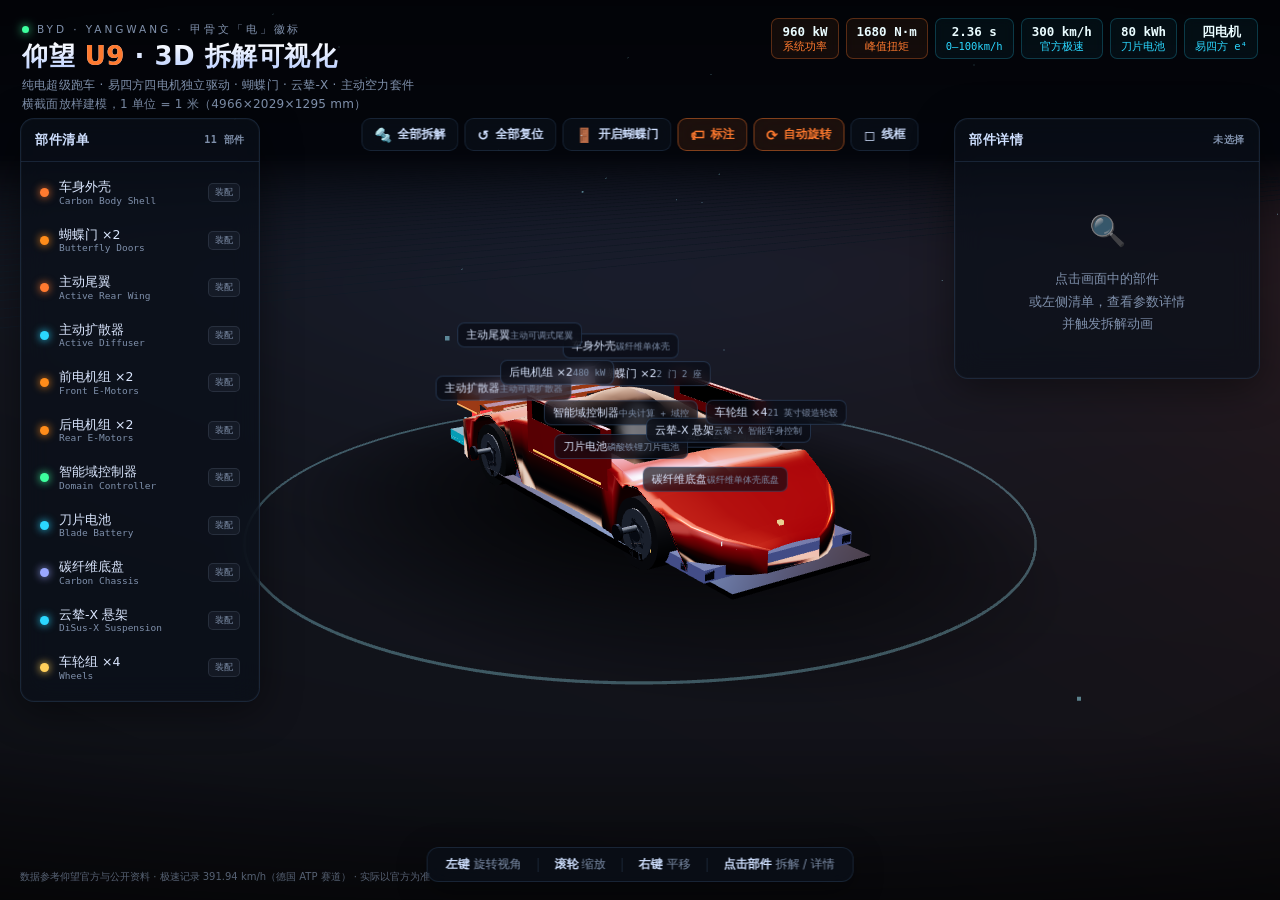
<file: yangwang-u9/index.html>
<!DOCTYPE html>
<html lang="zh-CN">
<head>
<meta charset="UTF-8" />
<meta name="viewport" content="width=device-width, initial-scale=1.0, maximum-scale=1.0, user-scalable=no" />
<title>仰望 U9 · 3D 拆解可视化</title>
<style>
  :root{
    --bg:#04060c;
    --panel:rgba(11,16,25,0.72);
    --panel-solid:rgba(9,13,21,0.92);
    --border:rgba(120,180,255,0.14);
    --border-hi:rgba(120,180,255,0.32);
    --text:#dbe7ff;
    --muted:#7f90ab;
    --accent:#ff7a2f;
    --cyan:#2bd7ff;
    --green:#3dff9e;
    --mono:"SFMono-Regular","JetBrains Mono",Consolas,"Roboto Mono",monospace;
    --sans:"Inter","Segoe UI","PingFang SC","Microsoft YaHei",system-ui,sans-serif;
  }
  *{box-sizing:border-box;margin:0;padding:0}
  html,body{width:100%;height:100%;overflow:hidden}
  body{font-family:var(--sans);background:var(--bg);color:var(--text);-webkit-font-smoothing:antialiased;user-select:none}
  #scene{position:fixed;inset:0;z-index:0}
  #scene canvas{display:block}
  #vignette{position:fixed;inset:0;z-index:1;pointer-events:none;
    background:radial-gradient(120% 90% at 50% 42%, transparent 55%, rgba(0,0,0,0.55) 100%),
    linear-gradient(180deg, rgba(0,0,0,0.35) 0%, transparent 18%, transparent 82%, rgba(0,0,0,0.5) 100%)}

  #hud{position:fixed;top:0;left:0;right:0;z-index:5;padding:18px 22px 12px;display:flex;align-items:flex-start;justify-content:space-between;gap:16px;pointer-events:none}
  .brand{pointer-events:auto;min-width:0}
  .brand .kicker{display:inline-flex;align-items:center;gap:8px;font-size:10.5px;letter-spacing:.28em;text-transform:uppercase;color:var(--muted);margin-bottom:5px}
  .brand .kicker .live{width:7px;height:7px;border-radius:50%;background:var(--green);box-shadow:0 0 10px var(--green);animation:pulse 1.8s infinite}
  .brand h1{font-size:26px;font-weight:800;letter-spacing:.02em;line-height:1.08;background:linear-gradient(180deg,#ffffff,#bcd0ff);-webkit-background-clip:text;background-clip:text;-webkit-text-fill-color:transparent}
  .brand h1 em{font-style:normal;color:var(--accent);-webkit-text-fill-color:var(--accent)}
  .brand .sub{font-size:12px;color:var(--muted);margin-top:6px;letter-spacing:.02em;line-height:1.6;max-width:520px}
  .badges{display:flex;gap:7px;flex-wrap:wrap;justify-content:flex-end;pointer-events:auto;max-width:560px}
  .badge{font-family:var(--mono);font-size:10.5px;color:var(--cyan);border:1px solid rgba(43,215,255,.22);background:rgba(43,215,255,.05);padding:5px 10px;border-radius:7px;backdrop-filter:blur(6px);display:flex;flex-direction:column;align-items:center;line-height:1.25}
  .badge b{color:#eafcff;font-size:12.5px}
  .badge.orange{color:var(--accent);border-color:rgba(255,122,47,.3);background:rgba(255,122,47,.07)}
  @keyframes pulse{0%,100%{opacity:1}50%{opacity:.35}}

  .panel{position:fixed;z-index:5;background:var(--panel);border:1px solid var(--border);border-radius:14px;backdrop-filter:blur(14px) saturate(1.1);box-shadow:0 8px 40px rgba(0,0,0,.45), inset 0 0 0 1px rgba(255,255,255,.02);overflow:hidden}
  .panel-head{display:flex;align-items:center;justify-content:space-between;padding:12px 14px;border-bottom:1px solid var(--border);font-size:13px;font-weight:600;letter-spacing:.04em;color:#cfe0ff}
  .panel-head .count{font-family:var(--mono);font-size:10px;color:var(--muted)}
  #panel-left{top:118px;left:20px;width:240px;max-height:calc(100vh - 210px);display:flex;flex-direction:column}
  #parts-list{overflow-y:auto;padding:8px;flex:1}
  #parts-list::-webkit-scrollbar{width:5px}
  #parts-list::-webkit-scrollbar-thumb{background:rgba(120,180,255,.2);border-radius:3px}
  .row{display:flex;align-items:center;gap:10px;padding:8px 10px;border-radius:9px;cursor:pointer;border:1px solid transparent;transition:background .15s,border-color .15s;margin-bottom:2px}
  .row:hover{background:rgba(120,180,255,.06)}
  .row.sel{background:rgba(120,180,255,.1);border-color:var(--border-hi)}
  .row .dot{width:9px;height:9px;border-radius:50%;flex:0 0 auto;box-shadow:0 0 8px currentColor}
  .row .nm{flex:1;font-size:12.5px;line-height:1.25;white-space:nowrap;overflow:hidden;text-overflow:ellipsis}
  .row .nm small{display:block;font-size:9.5px;color:var(--muted);font-family:var(--mono)}
  .row .st{font-family:var(--mono);font-size:9px;padding:2px 6px;border-radius:5px;flex:0 0 auto}
  .row .st.on{color:var(--green);background:rgba(61,255,158,.1);border:1px solid rgba(61,255,158,.25)}
  .row .st.off{color:var(--muted);background:rgba(127,144,171,.08);border:1px solid rgba(127,144,171,.18)}

  #panel-right{top:118px;right:20px;width:306px;max-height:calc(100vh - 210px);display:flex;flex-direction:column}
  #detail{overflow-y:auto;padding:16px}
  #detail::-webkit-scrollbar{width:5px}
  #detail::-webkit-scrollbar-thumb{background:rgba(120,180,255,.2);border-radius:3px}
  .d-empty{color:var(--muted);font-size:12.5px;line-height:1.8;text-align:center;padding:26px 8px}
  .d-empty .ico{font-size:30px;display:block;margin-bottom:10px;opacity:.6}
  .d-head{display:flex;align-items:center;gap:11px;margin-bottom:12px}
  .d-dot{width:12px;height:12px;border-radius:50%;box-shadow:0 0 12px currentColor;flex:0 0 auto}
  .d-head h2{font-size:16.5px;font-weight:700;line-height:1.15}
  .d-en{font-family:var(--mono);font-size:9.5px;color:var(--muted);letter-spacing:.06em;margin-top:2px}
  .d-tag{margin-left:auto;font-size:10px;color:var(--cyan);border:1px solid rgba(43,215,255,.25);background:rgba(43,215,255,.07);padding:3px 8px;border-radius:6px;white-space:nowrap}
  .d-desc{font-size:12px;color:#b9c7e0;line-height:1.75;margin-bottom:14px}
  .d-params{display:flex;flex-direction:column;gap:6px;margin-bottom:16px}
  .dp{display:flex;justify-content:space-between;gap:12px;font-size:11.5px;padding:6px 10px;border-radius:8px;background:rgba(120,180,255,.05);border:1px solid rgba(120,180,255,.08)}
  .dp span:first-child{color:var(--muted);white-space:nowrap}
  .dp span:last-child{font-family:var(--mono);color:#dce9ff;text-align:right}
  .d-actions{display:flex;gap:8px}

  .btn{font-family:var(--sans);font-size:12px;font-weight:600;cursor:pointer;color:#0a0d12;background:linear-gradient(180deg,var(--accent),#e85f14);border:1px solid rgba(255,255,255,.18);border-radius:8px;padding:9px 12px;transition:transform .1s,filter .15s;flex:1;letter-spacing:.02em}
  .btn:hover{filter:brightness(1.08)}
  .btn:active{transform:translateY(1px)}
  .btn.ghost{background:rgba(120,180,255,.08);color:#cfe0ff;border:1px solid var(--border-hi)}
  .btn.ghost:hover{background:rgba(120,180,255,.14)}

  #toolbar{position:fixed;top:118px;left:50%;transform:translateX(-50%);z-index:5;display:flex;gap:6px;flex-wrap:wrap;justify-content:center}
  .tb{font-family:var(--sans);font-size:11.5px;font-weight:600;cursor:pointer;color:#cfe0ff;background:var(--panel);border:1px solid var(--border);border-radius:9px;padding:8px 12px;backdrop-filter:blur(12px);transition:background .15s,border-color .15s,color .15s;display:inline-flex;align-items:center;gap:6px;white-space:nowrap}
  .tb:hover{background:rgba(120,180,255,.1);border-color:var(--border-hi)}
  .tb.active{color:var(--accent);border-color:rgba(255,122,47,.45);background:rgba(255,122,47,.1)}
  .tb .ic{font-size:14px;line-height:1}

  #hint{position:fixed;left:50%;bottom:18px;transform:translateX(-50%);z-index:5;display:flex;gap:16px;align-items:center;background:var(--panel);border:1px solid var(--border);border-radius:12px;padding:9px 18px;backdrop-filter:blur(12px);font-size:11.5px;color:var(--muted);box-shadow:0 8px 30px rgba(0,0,0,.4)}
  #hint b{color:#cfe0ff;font-weight:600}
  #hint .sep{width:1px;height:14px;background:var(--border)}
  #foot-note{position:fixed;left:20px;bottom:16px;z-index:5;font-size:10px;color:rgba(127,144,171,.65);pointer-events:none;line-height:1.5}

  #labels{position:fixed;inset:0;z-index:4;pointer-events:none;overflow:hidden}
  .label{position:absolute;left:0;top:0;pointer-events:auto;cursor:pointer;display:flex;align-items:center;gap:6px;white-space:nowrap;font-size:11px;color:#dbe7ff;background:rgba(8,12,20,.66);border:1px solid rgba(120,180,255,.22);border-radius:7px;padding:4px 8px;backdrop-filter:blur(6px);transition:border-color .15s,background .15s;transform-origin:center bottom}
  .label:hover{background:rgba(20,28,42,.8);border-color:var(--border-hi)}
  .label.active{border-color:var(--accent);background:rgba(255,122,47,.12);color:#fff}
  .label .dot{width:7px;height:7px;border-radius:50%;box-shadow:0 0 6px currentColor}
  .label .lt{font-size:11px}
  .label .lp{font-family:var(--mono);font-size:9px;color:var(--muted)}

  #loading{position:fixed;inset:0;z-index:50;display:flex;flex-direction:column;gap:14px;align-items:center;justify-content:center;background:var(--bg);transition:opacity .5s}
  #loading .ring{width:44px;height:44px;border-radius:50%;border:3px solid rgba(120,180,255,.15);border-top-color:var(--accent);animation:spin 1s linear infinite}
  #loading p{font-size:12px;letter-spacing:.2em;color:var(--muted)}
  @keyframes spin{to{transform:rotate(360deg)}}
  #err{position:fixed;inset:0;z-index:60;display:none;align-items:center;justify-content:center;background:var(--bg)}
  #err .box{max-width:420px;text-align:center;padding:30px;border:1px solid var(--border);border-radius:14px;background:var(--panel)}
  #err h2{color:#ff6a6a;margin-bottom:10px;font-size:16px}
  #err p{color:var(--muted);font-size:12.5px;line-height:1.7}

  @media (max-width:920px){
    #panel-left{display:none}
    #panel-right{top:auto;left:12px;right:12px;bottom:70px;width:auto;max-height:38vh}
    #hud{padding:14px 14px 10px;flex-direction:column;gap:10px}
    .brand h1{font-size:20px}
    .badges .badge{font-size:9.5px;padding:4px 8px}
    #toolbar{top:auto;bottom:96px;gap:5px;transform:none;left:12px}
    .tb{padding:7px 9px;font-size:10.5px}
    #hint{gap:10px;font-size:10px;padding:8px 12px;bottom:10px}
    #foot-note{display:none}
  }
</style>
</head>
<body>
<div id="scene"></div>
<div id="vignette"></div>

<header id="hud">
  <div class="brand">
    <div class="kicker"><span class="live"></span> BYD · Yangwang · 甲骨文「电」徽标</div>
    <h1>仰望 <em>U9</em> · 3D 拆解可视化</h1>
    <div class="sub">纯电超级跑车 · 易四方四电机独立驱动 · 蝴蝶门 · 云辇-X · 主动空力套件<br/>横截面放样建模，1 单位 = 1 米（4966×2029×1295 mm）</div>
  </div>
  <div class="badges">
    <div class="badge orange"><b>960 kW</b>系统功率</div>
    <div class="badge orange"><b>1680 N·m</b>峰值扭矩</div>
    <div class="badge"><b>2.36 s</b>0–100km/h</div>
    <div class="badge"><b>300 km/h</b>官方极速</div>
    <div class="badge"><b>80 kWh</b>刀片电池</div>
    <div class="badge"><b>四电机</b>易四方 e⁴</div>
  </div>
</header>

<div id="toolbar">
  <button class="tb" id="btn-explode-all"><span class="ic">🔩</span>全部拆解</button>
  <button class="tb" id="btn-reset-all"><span class="ic">↺</span>全部复位</button>
  <button class="tb" id="btn-doors"><span class="ic">🚪</span>开启蝴蝶门</button>
  <button class="tb active" id="btn-labels"><span class="ic">🏷</span>标注</button>
  <button class="tb active" id="btn-rotate"><span class="ic">⟳</span>自动旋转</button>
  <button class="tb" id="btn-wire"><span class="ic">◻</span>线框</button>
</div>

<aside class="panel" id="panel-left">
  <div class="panel-head"><span>部件清单</span><span class="count" id="parts-count"></span></div>
  <div id="parts-list"></div>
</aside>

<aside class="panel" id="panel-right">
  <div class="panel-head"><span>部件详情</span><span class="count" id="detail-state">未选择</span></div>
  <div id="detail">
    <div class="d-empty"><span class="ico">🔍</span>点击画面中的部件<br/>或左侧清单，查看参数详情<br/>并触发拆解动画</div>
  </div>
</aside>

<div id="labels"></div>

<footer id="hint">
  <span><b>左键</b> 旋转视角</span><span class="sep"></span>
  <span><b>滚轮</b> 缩放</span><span class="sep"></span>
  <span><b>右键</b> 平移</span><span class="sep"></span>
  <span><b>点击部件</b> 拆解 / 详情</span>
</footer>
<div id="foot-note">数据参考仰望官方与公开资料 · 极速记录 391.94 km/h（德国 ATP 赛道） · 实际以官方为准</div>

<div id="loading"><div class="ring"></div><p>LOADING · 仰望 U9</p></div>
<div id="err"><div class="box"><h2>Three.js 加载失败</h2><p>请检查网络连接后刷新页面。<br/>本页面需要加载 Three.js 运行库（已内置本地副本）。</p></div></div>

<script src="three.min.js"></script>
<script>if (typeof THREE === 'undefined') document.write('<script src="https://cdn.jsdelivr.net/npm/three@0.160.0/build/three.min.js"><\/script>');</script>

<script>
/* =========================================================================
   仰望 U9 · 3D 拆解可视化（v3）
   - 车身：横截面放样（loft），车头车尾收窄 + 轮拱开口，真实比例
   - 1 场景单位 = 1 米；4966×2029×1295 mm，轴距 2900，轮距 1719/1676
   ========================================================================= */
(function () {
  'use strict';
  if (typeof THREE === 'undefined') {
    document.getElementById('loading').style.display = 'none';
    document.getElementById('err').style.display = 'flex';
    return;
  }

  const HEX = c => '#' + c.toString(16).padStart(6, '0');
  const RGBA = (hex, a) => { const r=(hex>>16)&255,g=(hex>>8)&255,b=hex&255; return 'rgba('+r+','+g+','+b+','+a+')'; };
  const _v1 = new THREE.Vector3();
  const _v2 = new THREE.Vector3();

  const state = { selected:null, hovered:null, exploded:{}, labelsVisible:true, wireframe:false };

  /* ----------------------------- 渲染器 / 场景 ----------------------------- */
  const container = document.getElementById('scene');
  const renderer = new THREE.WebGLRenderer({ antialias:true, powerPreference:'high-performance' });
  renderer.setPixelRatio(Math.min(window.devicePixelRatio, 2));
  renderer.setSize(window.innerWidth, window.innerHeight);
  renderer.outputColorSpace = THREE.SRGBColorSpace;
  renderer.toneMapping = THREE.ACESFilmicToneMapping;
  renderer.toneMappingExposure = 1.12;
  container.appendChild(renderer.domElement);

  const scene = new THREE.Scene();
  scene.background = new THREE.Color(0x04060c);
  scene.fog = new THREE.Fog(0x04060c, 20, 70);
  const camera = new THREE.PerspectiveCamera(40, window.innerWidth/window.innerHeight, 0.1, 300);
  camera.position.set(8.2, 4.4, 9.2);

  scene.add(new THREE.HemisphereLight(0x8fb7ff, 0x07090f, 0.55));
  const key = new THREE.DirectionalLight(0xffffff, 1.6); key.position.set(6,11,5); scene.add(key);
  const fill = new THREE.DirectionalLight(0x7fb2ff, 0.5); fill.position.set(-6,3,-4); scene.add(fill);
  const rim = new THREE.DirectionalLight(0xff7a2f, 0.55); rim.position.set(-2,1.5,-9); scene.add(rim);

  const pmrem = new THREE.PMREMGenerator(renderer);
  (function buildEnv(){
    const env = new THREE.Scene(); env.background = new THREE.Color(0x0a0d14);
    const panel = (w,h,color,pos)=>{ const m = new THREE.Mesh(new THREE.PlaneGeometry(w,h), new THREE.MeshBasicMaterial({color})); m.position.copy(pos); m.lookAt(0,0,0); env.add(m); };
    panel(16,7,new THREE.Color(1.6,1.6,1.7),new THREE.Vector3(0,9,0));
    panel(9,9,new THREE.Color(0.7,1.0,1.6),new THREE.Vector3(9,3,7));
    panel(9,9,new THREE.Color(1.6,0.9,0.65),new THREE.Vector3(-9,3,-5));
    panel(12,6,new THREE.Color(0.5,0.6,0.8),new THREE.Vector3(0,1,11));
    scene.environment = pmrem.fromScene(env, 0.06).texture;
  })();

  const floor = new THREE.Mesh(new THREE.PlaneGeometry(140,140), new THREE.MeshStandardMaterial({ color:0x0a0e15, metalness:0.5, roughness:0.9 }));
  floor.rotation.x = -Math.PI/2; scene.add(floor);
  const grid = new THREE.GridHelper(90,90,0x2a3a4e,0x101a26); grid.position.y = 0.004; scene.add(grid);
  const ring = new THREE.Mesh(new THREE.TorusGeometry(4.0,0.012,8,160), new THREE.MeshBasicMaterial({ color:0x2bd7ff, transparent:true, opacity:0.32, blending:THREE.AdditiveBlending, depthWrite:false }));
  ring.rotation.x = -Math.PI/2; ring.position.y = 0.01; scene.add(ring);

  (function softShadow(){
    const c = document.createElement('canvas'); c.width=c.height=256;
    const ctx = c.getContext('2d');
    const g = ctx.createRadialGradient(128,128,10,128,128,128);
    g.addColorStop(0,'rgba(0,0,0,0.9)'); g.addColorStop(0.55,'rgba(0,0,0,0.45)'); g.addColorStop(1,'rgba(0,0,0,0)');
    ctx.fillStyle=g; ctx.fillRect(0,0,256,256);
    const sh = new THREE.Mesh(new THREE.PlaneGeometry(9.5,7), new THREE.MeshBasicMaterial({ map:new THREE.CanvasTexture(c), transparent:true, depthWrite:false }));
    sh.rotation.x = -Math.PI/2; sh.position.y = 0.008; scene.add(sh);
  })();

  (function particles(){
    const n=280, pos=new Float32Array(n*3);
    for(let i=0;i<n;i++){ pos[i*3]=(Math.random()-0.5)*44; pos[i*3+1]=Math.random()*15+0.2; pos[i*3+2]=(Math.random()-0.5)*44; }
    const geo = new THREE.BufferGeometry(); geo.setAttribute('position', new THREE.BufferAttribute(pos,3));
    const mat = new THREE.PointsMaterial({ color:0x2bd7ff, size:0.035, transparent:true, opacity:0.5, blending:THREE.AdditiveBlending, depthWrite:false });
    scene.add(new THREE.Points(geo, mat));
  })();

  /* ----------------------------- OrbitControls ----------------------------- */
  class OrbitControls {
    constructor(camera, dom, target){
      this.camera=camera; this.dom=dom; this.target=target.clone();
      this.minDistance=3.4; this.maxDistance=24; this.minPolar=0.16; this.maxPolar=Math.PI*0.54;
      this.autoRotate=true; this.autoRotateSpeed=0.32; this.onInteract=null;
      const off = camera.position.clone().sub(this.target);
      this.sph = new THREE.Spherical().setFromVector3(off); this._drag=null;
      dom.addEventListener('pointerdown', e=>this._down(e));
      window.addEventListener('pointermove', e=>this._move(e));
      window.addEventListener('pointerup', e=>this._up(e));
      dom.addEventListener('wheel', e=>this._wheel(e), { passive:false });
      dom.addEventListener('contextmenu', e=>e.preventDefault());
    }
    _down(e){ this._drag={x:e.clientX,y:e.clientY,button:e.button}; this.dom.style.cursor=(e.button===0)?'grabbing':'move'; if(this.autoRotate){ this.autoRotate=false; if(this.onInteract) this.onInteract(); } }
    _move(e){ if(!this._drag) return; const dx=e.clientX-this._drag.x, dy=e.clientY-this._drag.y; this._drag.x=e.clientX; this._drag.y=e.clientY;
      if(this._drag.button===2 || this._drag.button===1){ const s=this.sph.radius*0.0017; const right=_v1.set(1,0,0).applyQuaternion(this.camera.quaternion); const up=_v2.set(0,1,0).applyQuaternion(this.camera.quaternion); this.target.addScaledVector(right,-dx*s).addScaledVector(up,dy*s); }
      else { this.sph.theta -= dx*0.0055; this.sph.phi = Math.max(this.minPolar, Math.min(this.maxPolar, this.sph.phi - dy*0.0055)); } }
    _up(){ this._drag=null; this.dom.style.cursor=''; }
    _wheel(e){ e.preventDefault(); this.sph.radius = Math.max(this.minDistance, Math.min(this.maxDistance, this.sph.radius*Math.exp(e.deltaY*0.001))); }
    update(dt){ if(this.autoRotate && !this._drag) this.sph.theta += this.autoRotateSpeed*dt; this.camera.position.copy(this.target).add(new THREE.Vector3().setFromSpherical(this.sph)); this.camera.lookAt(this.target); }
  }
  const controls = new OrbitControls(camera, renderer.domElement, new THREE.Vector3(0,0.6,0));
  controls.onInteract = () => { document.getElementById('btn-rotate').classList.remove('active'); };

  /* ----------------------------- 材质 ----------------------------- */
  function std(color, opts){
    opts = opts||{};
    const m = new THREE.MeshStandardMaterial({ color, metalness:opts.metalness!=null?opts.metalness:0.3, roughness:opts.roughness!=null?opts.roughness:0.5 });
    if(opts.emissive!=null){ m.emissive=new THREE.Color(opts.emissive); m.emissiveIntensity = opts.emissiveIntensity!=null?opts.emissiveIntensity:1; }
    if(opts.side) m.side = opts.side;
    return m;
  }
  function paint(color){ return new THREE.MeshPhysicalMaterial({ color, metalness:0.55, roughness:0.24, clearcoat:1, clearcoatRoughness:0.12 }); }

  /* ----------------------------- 数据 ----------------------------- */
  const PARTS = [
    { id:'body', name:'车身外壳', en:'Carbon Body Shell', accent:0xff7a2f, tag:'外观',
      params:[['车身材质','碳纤维单体壳'],['长/宽/高','4966 × 2029 × 1295 mm'],['轴距','2900 mm'],['前/后轮距','1719 / 1676 mm'],['整备质量','2475 kg']],
      desc:'低重心碳纤维单体壳车身，流线型空气动力学设计，配合主动尾翼与主动扩散器在高速时提供强大下压力。' },
    { id:'doors', name:'蝴蝶门 ×2', en:'Butterfly Doors', accent:0xff8c1a, tag:'外观',
      params:[['车门数','2 门 2 座'],['开启方式','蝴蝶门（向上翻转）'],['车门材质','碳纤维'],['特色','剪刀式上扬 · 仪式感']],
      desc:'仰望 U9 标志性的蝴蝶门，向上翻转开启，极具仪式感。点击「开启蝴蝶门」或该部件可观看开合动画。' },
    { id:'wing', name:'主动尾翼', en:'Active Rear Wing', accent:0xff7a2f, tag:'空力',
      params:[['类型','主动可调式尾翼'],['材质','碳纤维'],['功能','高速下压力 / 制动辅助'],['调节','多角度自适应']],
      desc:'大型主动尾翼随车速与驾驶模式自动升降、调节角度，在高速与制动时提供额外下压力。' },
    { id:'diffuser', name:'主动扩散器', en:'Active Diffuser', accent:0x2bd7ff, tag:'空力',
      params:[['类型','主动可调扩散器'],['功能','梳理车尾气流'],['作用','提升尾部下压力'],['联动','与主动尾翼协同']],
      desc:'主动扩散器自动调节角度，梳理底部气流、提升尾部下压力，与主动尾翼协同构成主动空气动力学系统。' },
    { id:'frontMotors', name:'前电机组 ×2', en:'Front E-Motors', accent:0xff8c1a, tag:'动力',
      params:[['电机类型','永磁同步电机'],['前轴总功率','480 kW'],['前轴总扭矩','840 N·m'],['单电机','240 kW / 420 N·m']],
      desc:'前轴两台永磁同步电机独立驱动左右前轮，毫秒级扭矩矢量控制。U9 为纯电超跑，无传统发动机。' },
    { id:'rearMotors', name:'后电机组 ×2', en:'Rear E-Motors', accent:0xff8c1a, tag:'动力',
      params:[['后轴总功率','480 kW'],['后轴总扭矩','840 N·m'],['系统总功率','960 kW'],['系统总扭矩','1680 N·m']],
      desc:'后轴两台电机与前轴协同，四电机独立驱动输出 960 kW / 1680 N·m，0–100 km/h 仅 2.36 秒。' },
    { id:'domainController', name:'智能域控制器', en:'Domain Controller', accent:0x3dff9e, tag:'电子电气',
      params:[['架构','中央计算 + 域控'],['集成','智驾 / 座舱 / 车身域'],['通信','车载以太网 + CAN'],['定位','整车大脑']],
      desc:'高度集成的智能域控制器，统筹智能驾驶、智能座舱与车身控制，是整车电子电气架构的核心。' },
    { id:'battery', name:'刀片电池', en:'Blade Battery', accent:0x2bd7ff, tag:'能源',
      params:[['类型','磷酸铁锂刀片电池'],['电芯品牌','弗迪电池'],['容量','80 kWh'],['续航','CLTC 450 km'],['快充','500 kW · 30-80% 10min']],
      desc:'比亚迪刀片电池，针刺不起火，平铺于底盘中部；800V 高压平台支持 500 kW 极速快充。' },
    { id:'chassis', name:'碳纤维底盘', en:'Carbon Chassis', accent:0x9aa8ff, tag:'底盘',
      params:[['结构','碳纤维单体壳底盘'],['前悬架','双横臂式独立悬架'],['后悬架','多连杆式独立悬架'],['控制','云辇-X 智能车身控制']],
      desc:'轻量化碳纤维底盘，集成电池包与四电机，极低重心、超高扭转刚度，配合云辇-X 可原地起跳。' },
    { id:'suspension', name:'云辇-X 悬架', en:'DiSus-X Suspension', accent:0x2bd7ff, tag:'底盘',
      params:[['系统','云辇-X 智能车身控制'],['前悬架','双横臂式独立悬架'],['后悬架','多连杆式独立悬架'],['特色','原地起跳 · 三轮行驶 · 跳舞']],
      desc:'云辇-X 毫秒级调节悬架姿态，赋予仰望 U9 原地起跳、三轮行驶等惊人能力。' },
    { id:'wheels', name:'车轮组 ×4', en:'Wheels', accent:0xffcf5a, tag:'行走',
      params:[['轮毂','21 英寸锻造轮毂'],['前轮胎','275/35 R21'],['后轮胎','325/30 R21'],['制动','前后陶瓷通风盘式']],
      desc:'前后胎宽差异化（275 / 325），配合 21 英寸锻造轮毂与碳陶瓷通风盘制动，四轮独立驱动。' }
  ];

  /* ----------------------------- 部件容器 / 段管理 ----------------------------- */
  const carGroup = new THREE.Group(); scene.add(carGroup);
  const parts = {};
  function addPart(id){ parts[id] = { id, def:PARTS.find(p=>p.id===id), segments:[], glowMats:[], labelTarget:null, labelOffset:new THREE.Vector3(), glow:null }; return parts[id]; }
  function makeLeader(restPos, color){ const geo=new THREE.BufferGeometry().setFromPoints([restPos.clone(), restPos.clone()]); const mat=new THREE.LineBasicMaterial({ color, transparent:true, opacity:0, depthWrite:false, blending:THREE.AdditiveBlending }); const line=new THREE.Line(geo,mat); line.visible=false; return line; }
  function addSegment(part, obj, restPos, explodePos, explodeRot){
    obj.position.copy(restPos); obj.userData.partId = part.id;
    const line = makeLeader(restPos, part.def.accent); carGroup.add(line); carGroup.add(obj);
    part.segments.push({ obj, restPos:restPos.clone(), explodePos:explodePos.clone(), restRot:0, explodeRot:explodeRot||0, line });
    return obj;
  }
  function highlightable(part, mats, accent){ for(const m of mats){ m.userData.baseE=m.emissive.clone(); m.userData.baseI=m.emissiveIntensity; part.glowMats.push({ mat:m, accent:new THREE.Color(accent) }); } }

  /* =========================================================================
     横截面放样（loft）工具
     每个站点 {x, w(半宽), h(冠高/中线顶高), s(肩高), sb(侧壁底高)}
     截面：中线顶 → cos 圆角到肩线 → 侧壁下到 sb → 底部横穿 → 另一侧镜像
     ========================================================================= */
  function loftGeometry(stations, K){
    K = K || 8;
    const N = 2*K + 4;           // 每站顶点数
    const verts = [];
    for(const st of stations){
      const w = st.w, h = st.h, s = st.s, sb = (st.sb!=null ? st.sb : 0.15);
      const row = [];
      row.push([0, h]);                                   // 0 中线顶
      for(let i=1;i<=K;i++){ const t=i/K; row.push([w*t, s+(h-s)*Math.cos(t*Math.PI/2)]); } // 1..K 右顶
      row.push([w, sb]);                                  // K+1 右侧底
      row.push([-w, sb]);                                 // K+2 左侧底
      row.push([-w, s]);                                  // K+3 左肩
      for(let i=K-1;i>=0;i--){ const t=i/K; row.push([-w*t, s+(h-s)*Math.cos(t*Math.PI/2)]); } // K+4..2K+3 左顶
      for(const [z,y] of row) verts.push(st.x, y, z);
    }
    const indices = [];
    const rows = stations.length;
    for(let r=0;r<rows-1;r++){
      for(let j=0;j<N;j++){
        const j2=(j+1)%N;
        const a=r*N+j, b=r*N+j2, c=(r+1)*N+j2, d=(r+1)*N+j;
        indices.push(a,b,c, a,c,d);
      }
    }
    const geo = new THREE.BufferGeometry();
    geo.setAttribute('position', new THREE.Float32BufferAttribute(verts,3));
    geo.setIndex(indices);
    geo.computeVertexNormals();
    return geo;
  }
  /* 轮拱侧壁底高：半圆形开口 */
  function archSideBottom(x){
    const rb = 0.15, yw = 0.34, R = 0.44, wheels = [1.45, -1.45];
    let sb = rb;
    for(const xw of wheels){
      const d = Math.abs(x - xw);
      if(d < R){ const top = yw + Math.sqrt(R*R - d*d); sb = Math.max(sb, top); }
    }
    return sb;
  }

  /* 车身横截面站点（后 → 前） */
  function bodyStations(){
    const raw = [
      [-2.48, 0.72, 0.55, 0.50], [-2.38, 0.86, 0.58, 0.52], [-2.24, 0.95, 0.62, 0.56], [-2.06, 1.00, 0.66, 0.60],
      [-1.92, 1.02, 0.70, 0.64], [-1.78, 1.02, 0.74, 0.70], [-1.62, 1.00, 0.78, 0.76], [-1.45, 1.00, 0.80, 0.80],
      [-1.32, 0.99, 0.78, 0.74], [-1.16, 0.98, 0.82, 0.78], [-1.05, 0.97, 0.86, 0.82], [-0.82, 0.95, 0.88, 0.84],
      [-0.55, 0.93, 0.89, 0.85], [-0.28, 0.92, 0.89, 0.85], [-0.02, 0.91, 0.89, 0.85], [ 0.24, 0.91, 0.89, 0.85],
      [ 0.50, 0.92, 0.88, 0.84], [ 0.74, 0.94, 0.86, 0.82], [ 0.98, 0.96, 0.82, 0.78], [ 1.18, 0.98, 0.78, 0.75],
      [ 1.32, 1.00, 0.80, 0.78], [ 1.45, 1.00, 0.80, 0.80], [ 1.62, 0.99, 0.74, 0.71], [ 1.82, 0.95, 0.66, 0.63],
      [ 2.04, 0.86, 0.58, 0.55], [ 2.26, 0.68, 0.50, 0.47], [ 2.42, 0.46, 0.44, 0.41], [ 2.48, 0.30, 0.38, 0.36]
    ];
    return raw.map(r => { const st = { x:r[0], w:r[1], h:r[2], s:r[3] }; st.sb = Math.min(archSideBottom(r[0]), r[3]-0.02); return st; });
  }
  /* 座舱盖（玻璃）站点 */
  function canopyStations(){
    const raw = [
      [-1.05, 0.76, 0.86, 0.86], [-0.86, 0.75, 0.98, 0.86], [-0.63, 0.74, 1.12, 0.86], [-0.39, 0.73, 1.20, 0.86],
      [-0.13, 0.73, 1.23, 0.86], [ 0.13, 0.73, 1.23, 0.86], [ 0.39, 0.74, 1.18, 0.86], [ 0.63, 0.75, 1.08, 0.86],
      [ 0.86, 0.76, 0.98, 0.86], [ 1.05, 0.76, 0.86, 0.86]
    ];
    return raw.map(r => ({ x:r[0], w:r[1], h:r[2], s:r[3], sb:r[3] }));
  }

  /* ----------------------------- 各部件 ----------------------------- */
  function buildBody(){
    const part = addPart('body');
    const g = new THREE.Group();
    const paintMat = paint(0xe83a12); paintMat.side = THREE.DoubleSide;
    const glassMat = new THREE.MeshPhysicalMaterial({ color:0x070b12, metalness:0.9, roughness:0.06, clearcoat:1, clearcoatRoughness:0.08, side:THREE.DoubleSide });
    const darkMat = std(0x11151c, { metalness:0.7, roughness:0.4 });
    const accentMat = std(0x11151c, { metalness:0.5, roughness:0.5, emissive:0xff7a2f, emissiveIntensity:1.6 });

    // 主体（放样）+ 座舱盖（放样）
    g.add(new THREE.Mesh(loftGeometry(bodyStations(), 8), paintMat));
    g.add(new THREE.Mesh(loftGeometry(canopyStations(), 6), glassMat));

    // 前唇
    const splitter = new THREE.Mesh(new THREE.BoxGeometry(0.75, 0.05, 1.6), darkMat);
    splitter.position.set(2.25, 0.1, 0); g.add(splitter);
    // 侧裙
    for(const z of [-0.95, 0.95]){ const skirt = new THREE.Mesh(new THREE.BoxGeometry(3.1, 0.07, 0.12), darkMat); skirt.position.set(0, 0.14, z); g.add(skirt); }
    // 头灯（前脸狭长灯组）
    for(const z of [-0.42, 0.42]){ const hl = new THREE.Mesh(new THREE.BoxGeometry(0.1, 0.04, 0.5), new THREE.MeshBasicMaterial({ color:0xdff4ff })); hl.position.set(2.2, 0.44, z); hl.rotation.y = 0.12; g.add(hl); }
    // 贯穿式日行灯
    const drl = new THREE.Mesh(new THREE.BoxGeometry(0.05, 0.026, 1.1), new THREE.MeshBasicMaterial({ color:0x8fe0ff })); drl.position.set(2.32, 0.4, 0); g.add(drl);
    // 贯穿式尾灯
    const tail = new THREE.Mesh(new THREE.BoxGeometry(0.08, 0.06, 1.44), new THREE.MeshBasicMaterial({ color:0xff2438 })); tail.position.set(-2.44, 0.52, 0); g.add(tail);
    // 甲骨文「电」徽标点
    const badge = new THREE.Mesh(new THREE.BoxGeometry(0.04, 0.05, 0.05), new THREE.MeshBasicMaterial({ color:0xffc36a })); badge.position.set(2.28, 0.5, 0); g.add(badge);
    // 后视镜
    for(const z of [-0.82, 0.82]){ const mir = new THREE.Mesh(new THREE.BoxGeometry(0.13, 0.05, 0.1), paintMat); mir.position.set(0.98, 1.02, z); g.add(mir); }
    // 侧进气口（后轮前方）
    for(const z of [-0.86, 0.86]){ const duct = new THREE.Mesh(new THREE.BoxGeometry(0.07, 0.28, 0.22), darkMat); duct.position.set(-1.85, 0.5, z); g.add(duct); }
    // 侧进气发光条
    for(const z of [-0.86, 0.86]){ const sl = new THREE.Mesh(new THREE.BoxGeometry(0.07, 0.03, 0.22), accentMat); sl.position.set(-1.85, 0.64, z); g.add(sl); }

    addSegment(part, g, new THREE.Vector3(0,0,0), new THREE.Vector3(0,2.7,0));
    highlightable(part, [paintMat], 0xff7a2f);
    part.labelTarget = g; part.labelOffset.set(0, 1.5, 0);
    return part;
  }

  function buildDoors(){
    const part = addPart('doors');
    const accent = 0xff8c1a;
    const doorMat = paint(0xdf3711); doorMat.side = THREE.DoubleSide;
    const glassMat = new THREE.MeshPhysicalMaterial({ color:0x0a0e16, metalness:0.9, roughness:0.07, clearcoat:1, clearcoatRoughness:0.1, side:THREE.DoubleSide });
    const accentMat = std(0x14171d, { metalness:0.5, roughness:0.4, emissive:accent, emissiveIntensity:1.5 });
    function door(side){
      const dg = new THREE.Group();
      const panel = new THREE.Mesh(new THREE.BoxGeometry(1.55, 0.6, 0.05), doorMat); panel.position.y = -0.3; dg.add(panel);
      const win = new THREE.Mesh(new THREE.BoxGeometry(1.32, 0.2, 0.06), glassMat); win.position.y = -0.12; dg.add(win);
      const strip = new THREE.Mesh(new THREE.BoxGeometry(1.32, 0.024, 0.06), accentMat); strip.position.y = -0.56; dg.add(strip);
      const arm = new THREE.Mesh(new THREE.BoxGeometry(0.35, 0.04, 0.04), std(0x333944, { metalness:0.85, roughness:0.3 })); arm.position.set(0,-0.05, side*0.05); dg.add(arm);
      return dg;
    }
    const segL = new THREE.Group(); segL.add(door(-1)); segL.position.set(0.1, 1.18, -0.93);
    const segR = new THREE.Group(); segR.add(door(1)); segR.position.set(0.1, 1.18, 0.93);
    addSegment(part, segL, new THREE.Vector3(0.1,1.18,-0.93), new THREE.Vector3(0.1,1.26,-0.98), 2.1);
    addSegment(part, segR, new THREE.Vector3(0.1,1.18,0.93), new THREE.Vector3(0.1,1.26,0.98), -2.1);
    highlightable(part, [doorMat], accent);
    part.labelTarget = segL; part.labelOffset.set(0, 0, 0.6);
    return part;
  }

  function buildWing(){
    const part = addPart('wing');
    const g = new THREE.Group();
    const carbon = std(0x161a22, { metalness:0.6, roughness:0.4, emissive:0xff7a2f, emissiveIntensity:0.25 });
    const edge = std(0x1a1e26, { metalness:0.5, roughness:0.5, emissive:0xff7a2f, emissiveIntensity:1.3 });
    const plane = new THREE.Mesh(new THREE.BoxGeometry(0.5, 0.05, 1.85), carbon); plane.rotation.z = -0.14; g.add(plane);
    const plane2 = new THREE.Mesh(new THREE.BoxGeometry(0.38, 0.03, 1.7), carbon); plane2.position.set(0.12,-0.07,0); plane2.rotation.z=-0.14; g.add(plane2);
    for(const z of [-0.56, 0.56]){ const u = new THREE.Mesh(new THREE.BoxGeometry(0.11, 0.26, 0.09), carbon); u.position.set(0,-0.24,z); g.add(u); }
    for(const z of [-0.93, 0.93]){ const ep = new THREE.Mesh(new THREE.BoxGeometry(0.5, 0.22, 0.04), carbon); ep.position.set(0,-0.05,z); g.add(ep); const el=new THREE.Mesh(new THREE.BoxGeometry(0.5,0.02,0.05), edge); el.position.set(0,-0.15,z); g.add(el); }
    addSegment(part, g, new THREE.Vector3(-2.12, 0.86, 0), new THREE.Vector3(-2.6, 1.65, 0));
    highlightable(part, [carbon], 0xff7a2f);
    part.labelTarget = g; part.labelOffset.set(0, 0.36, 0);
    return part;
  }

  function buildDiffuser(){
    const part = addPart('diffuser');
    const g = new THREE.Group();
    const accent = 0x2bd7ff;
    const carbon = std(0x14181f, { metalness:0.6, roughness:0.4, emissive:accent, emissiveIntensity:0.35 });
    const glow = std(0x10151c, { metalness:0.5, roughness:0.5, emissive:accent, emissiveIntensity:1.5 });
    const base = new THREE.Mesh(new THREE.BoxGeometry(0.5, 0.12, 1.7), carbon); base.position.set(0,0.05,0); g.add(base);
    for(const z of [-0.65,-0.3,0,0.3,0.65]){ const fin = new THREE.Mesh(new THREE.BoxGeometry(0.52,0.16,0.03), carbon); fin.position.set(0,0.14,z); g.add(fin); }
    const bar = new THREE.Mesh(new THREE.BoxGeometry(0.5,0.02,1.7), glow); bar.position.set(0,0.02,0); g.add(bar);
    addSegment(part, g, new THREE.Vector3(-2.56, 0.18, 0), new THREE.Vector3(-3.3, 0.5, 0));
    highlightable(part, [carbon], accent);
    part.labelTarget = g; part.labelOffset.set(0, 0.3, 0);
    return part;
  }

  function buildMotorUnit(accent, flip){
    const g = new THREE.Group();
    const metal = std(0x3a414b, { metalness:0.85, roughness:0.35 });
    const dark = std(0x14171d, { metalness:0.7, roughness:0.5 });
    const glow = std(0x20252c, { metalness:0.5, roughness:0.4, emissive:accent, emissiveIntensity:1.7 });
    const shaftMat = std(0x90979f, { metalness:0.9, roughness:0.2 });
    const housing = new THREE.Mesh(new THREE.CylinderGeometry(0.18,0.18,0.36,28), metal); housing.rotation.x = Math.PI/2; g.add(housing);
    for(const z of [0, 0.18]){ const r = new THREE.Mesh(new THREE.TorusGeometry(0.19,0.027,12,40), glow); r.position.z = z; g.add(r); }
    const gb = new THREE.Mesh(new THREE.BoxGeometry(0.21,0.25,0.19), dark); gb.position.set(0,0.02,0.29); g.add(gb);
    const shaft = new THREE.Mesh(new THREE.CylinderGeometry(0.03,0.03,0.32,12), shaftMat); shaft.rotation.x = Math.PI/2; shaft.position.z = 0.54; g.add(shaft);
    const flange = new THREE.Mesh(new THREE.CylinderGeometry(0.075,0.075,0.03,16), metal); flange.rotation.x = Math.PI/2; flange.position.z = 0.71; g.add(flange);
    const br = new THREE.Mesh(new THREE.BoxGeometry(0.32,0.05,0.21), dark); br.position.y = 0.22; g.add(br);
    if(flip) g.rotation.y = Math.PI;
    return { g, mats:[metal, glow] };
  }
  function buildMotors(id, xRest, xExplode){
    const part = addPart(id);
    const accent = 0xff8c1a;
    const uL = buildMotorUnit(accent, true), uR = buildMotorUnit(accent, false);
    const segL = new THREE.Group(); segL.add(uL.g);
    const segR = new THREE.Group(); segR.add(uR.g);
    addSegment(part, segL, new THREE.Vector3(xRest,0.4,-0.5), new THREE.Vector3(xExplode,1.15,-0.9));
    addSegment(part, segR, new THREE.Vector3(xRest,0.4,0.5), new THREE.Vector3(xExplode,1.15,0.9));
    highlightable(part, uL.mats.concat(uR.mats), accent);
    part.labelTarget = segL; part.labelOffset.set(0, 0.5, 0.4);
    return part;
  }

  function buildDomain(){
    const part = addPart('domainController');
    const g = new THREE.Group();
    const accent = 0x3dff9e;
    const pcb = std(0x0c2b1c, { metalness:0.3, roughness:0.55 });
    const chip = std(0x11151b, { metalness:0.6, roughness:0.4 });
    const trace = std(0x0a0a0a, { metalness:0.2, roughness:0.5, emissive:accent, emissiveIntensity:1.7 });
    const board = new THREE.Mesh(new THREE.BoxGeometry(0.58,0.06,0.44), pcb); g.add(board);
    const chip1 = new THREE.Mesh(new THREE.BoxGeometry(0.14,0.05,0.14), chip); chip1.position.set(-0.13,0.055,0.08); g.add(chip1);
    const chip2 = new THREE.Mesh(new THREE.BoxGeometry(0.18,0.04,0.18), chip); chip2.position.set(0.14,0.05,-0.09); g.add(chip2);
    for(let i=0;i<6;i++){ const f=new THREE.Mesh(new THREE.BoxGeometry(0.2,0.045,0.02), std(0x3c4550,{metalness:0.9,roughness:0.3})); f.position.set(0.14,0.1,-0.18+i*0.036); g.add(f); }
    for(let i=0;i<5;i++){ const t=new THREE.Mesh(new THREE.BoxGeometry(0.42,0.012,0.012), trace); t.position.set(0,0.035,-0.13+i*0.064); g.add(t); }
    const port = new THREE.Mesh(new THREE.BoxGeometry(0.52,0.06,0.05), std(0x151a20,{metalness:0.7,roughness:0.4})); port.position.set(0,0,0.23); g.add(port);
    const led = new THREE.Mesh(new THREE.BoxGeometry(0.06,0.015,0.06), trace); led.position.set(-0.21,0.032,0.05); g.add(led);
    addSegment(part, g, new THREE.Vector3(0.15,0.52,0.1), new THREE.Vector3(0.55,2.1,0.35));
    highlightable(part, [pcb, chip], accent);
    part.labelTarget = g; part.labelOffset.set(0, 0.32, 0);
    return part;
  }

  function buildBattery(){
    const part = addPart('battery');
    const g = new THREE.Group();
    const accent = 0x2bd7ff;
    const caseMat = std(0x1b2430, { metalness:0.7, roughness:0.35 });
    const cell = std(0x0c141c, { metalness:0.4, roughness:0.5, emissive:accent, emissiveIntensity:1.5 });
    const pack = new THREE.Mesh(new THREE.BoxGeometry(2.75,0.16,1.4), caseMat); g.add(pack);
    const cover = new THREE.Mesh(new THREE.BoxGeometry(2.75,0.03,1.4), std(0x232c38,{metalness:0.6,roughness:0.4})); cover.position.y=0.095; g.add(cover);
    for(let i=0;i<6;i++){ const c=new THREE.Mesh(new THREE.BoxGeometry(2.45,0.012,0.07), cell); c.position.set(0,0.12,-0.52+i*0.208); g.add(c); }
    const bms = new THREE.Mesh(new THREE.BoxGeometry(0.32,0.12,0.32), std(0x0f141a,{metalness:0.7,roughness:0.4,emissive:accent,emissiveIntensity:0.8})); bms.position.set(1.25,0.1,0); g.add(bms);
    addSegment(part, g, new THREE.Vector3(0,0.1,0), new THREE.Vector3(0.6,1.25,0));
    highlightable(part, [caseMat], accent);
    part.labelTarget = g; part.labelOffset.set(0, 0.32, 0);
    return part;
  }

  function buildChassis(){
    const part = addPart('chassis');
    const g = new THREE.Group();
    const accent = 0x9aa8ff;
    const carbon = std(0x1a1e27, { metalness:0.5, roughness:0.5, emissive:accent, emissiveIntensity:0.18 });
    const frame = std(0x242a36, { metalness:0.6, roughness:0.45 });
    const plate = new THREE.Mesh(new THREE.BoxGeometry(4.6,0.12,1.72), carbon); g.add(plate);
    for(const x of [-1.8,1.8]){ const sub=new THREE.Mesh(new THREE.BoxGeometry(0.9,0.1,1.52), frame); sub.position.set(x,0,0); g.add(sub); }
    const tunnel = new THREE.Mesh(new THREE.BoxGeometry(2.4,0.1,0.42), frame); g.add(tunnel);
    for(const z of [-0.8,0.8]){ const rail=new THREE.Mesh(new THREE.BoxGeometry(4.6,0.08,0.1), frame); rail.position.set(0,0,z); g.add(rail); }
    for(const x of [-2.0,2.0]){ const cross=new THREE.Mesh(new THREE.BoxGeometry(0.1,0.08,1.72), frame); cross.position.set(x,0,0); g.add(cross); }
    addSegment(part, g, new THREE.Vector3(0,0.18,0), new THREE.Vector3(0,0.1,0));
    highlightable(part, [carbon], accent);
    part.labelTarget = g; part.labelOffset.set(1.6, 0.34, 0);
    return part;
  }

  function buildSuspension(){
    const part = addPart('suspension');
    const accent = 0x2bd7ff;
    const armMat = std(0x2a303a, { metalness:0.7, roughness:0.4 });
    const springMat = std(0xc9d2dd, { metalness:0.9, roughness:0.2 });
    const glow = std(0x1a1f26, { metalness:0.5, roughness:0.4, emissive:accent, emissiveIntensity:1.5 });
    function strut(multiLink){
      const s = new THREE.Group();
      const damper = new THREE.Mesh(new THREE.CylinderGeometry(0.048,0.048,0.32,16), springMat); damper.position.y=0.17; s.add(damper);
      for(let i=0;i<3;i++){ const sp=new THREE.Mesh(new THREE.TorusGeometry(0.095,0.02,8,24), glow); sp.position.y=0.06+i*0.06; s.add(sp); }
      const mount = new THREE.Mesh(new THREE.BoxGeometry(0.15,0.04,0.15), armMat); mount.position.y=0.34; s.add(mount);
      const arm = new THREE.Mesh(new THREE.BoxGeometry(0.58,0.04,0.06), armMat); arm.position.set(0.17,0.02,0); arm.rotation.z=-0.18; s.add(arm);
      if(multiLink){ const l2=new THREE.Mesh(new THREE.BoxGeometry(0.5,0.03,0.05), armMat); l2.position.set(0.05,0.06,0); l2.rotation.z=0.12; s.add(l2); }
      return s;
    }
    const corners = [[1.45,0.32,-0.62],[1.45,0.32,0.62],[-1.45,0.32,-0.62],[-1.45,0.32,0.62]];
    const expl = [[1.45,1.05,-0.82],[1.45,1.05,0.82],[-1.45,1.05,-0.82],[-1.45,1.05,0.82]];
    for(let i=0;i<4;i++){ const seg=new THREE.Group(); seg.add(strut(i>=2)); addSegment(part, seg, new THREE.Vector3(...corners[i]), new THREE.Vector3(...expl[i])); }
    highlightable(part, [armMat], accent);
    part.labelTarget = part.segments[0].obj; part.labelOffset.set(0, 0.6, 0.35);
    return part;
  }

  function buildWheels(){
    const part = addPart('wheels');
    const accent = 0xffcf5a;
    const tireMat = std(0x0a0a0d, { metalness:0.1, roughness:0.85 });
    const rimMat = std(0xb9bec7, { metalness:0.9, roughness:0.2 });
    const spokeMat = std(0x6f7680, { metalness:0.9, roughness:0.25 });
    function wheel(tireWidth){
      const g = new THREE.Group();
      const tire = new THREE.Mesh(new THREE.CylinderGeometry(0.34,0.34,tireWidth,40), tireMat); tire.rotation.x=Math.PI/2; g.add(tire);
      const rim = new THREE.Mesh(new THREE.CylinderGeometry(0.24,0.24,tireWidth+0.02,24), rimMat); rim.rotation.x=Math.PI/2; g.add(rim);
      for(let i=0;i<5;i++){ const a=i/5*Math.PI*2; const sp=new THREE.Mesh(new THREE.BoxGeometry(0.035,0.21,tireWidth+0.02), spokeMat); sp.position.set(Math.cos(a)*0.1, Math.sin(a)*0.1, 0); sp.rotation.z=a; g.add(sp); }
      const hub = new THREE.Mesh(new THREE.CylinderGeometry(0.07,0.07,tireWidth+0.04,16), spokeMat); hub.rotation.x=Math.PI/2; g.add(hub);
      const cal = new THREE.Mesh(new THREE.BoxGeometry(0.17,0.1,0.08), std(0xff4d2e,{metalness:0.4,roughness:0.4,emissive:accent,emissiveIntensity:0.5})); cal.position.set(0.14,-0.06,0.1); g.add(cal);
      return g;
    }
    const defs = [[1.45,0.34,-0.86,0.28],[1.45,0.34,0.86,0.28],[-1.45,0.34,-0.84,0.32],[-1.45,0.34,0.84,0.32]];
    for(const d of defs){ const out = d[2]<0 ? -1.0 : 1.0; const seg=new THREE.Group(); seg.add(wheel(d[3])); addSegment(part, seg, new THREE.Vector3(d[0],d[1],d[2]), new THREE.Vector3(d[0],d[1]+0.05,d[2]+out)); }
    highlightable(part, [rimMat], accent);
    part.labelTarget = part.segments[0].obj; part.labelOffset.set(0, 0.66, 0);
    return part;
  }

  /* ----------------------------- 组装 ----------------------------- */
  buildBody();
  buildDoors();
  buildWing();
  buildDiffuser();
  buildMotors('frontMotors', 1.45, 3.1);
  buildMotors('rearMotors', -1.45, -3.1);
  buildDomain();
  buildBattery();
  buildChassis();
  buildSuspension();
  buildWheels();

  const pickableList = Object.values(parts).reduce((a,p)=>a.concat(p.segments.map(s=>s.obj)), []);

  function makeGlow(color){
    const c = document.createElement('canvas'); c.width=c.height=128;
    const ctx = c.getContext('2d');
    const g = ctx.createRadialGradient(64,64,0,64,64,64);
    g.addColorStop(0, RGBA(color,0.85)); g.addColorStop(0.4, RGBA(color,0.32)); g.addColorStop(1, RGBA(color,0));
    ctx.fillStyle=g; ctx.fillRect(0,0,128,128);
    const spr = new THREE.Sprite(new THREE.SpriteMaterial({ map:new THREE.CanvasTexture(c), transparent:true, depthWrite:false, blending:THREE.AdditiveBlending, opacity:0 }));
    spr.scale.set(1.7,1.7,1); spr.visible=false; carGroup.add(spr); return spr;
  }
  for(const id in parts) parts[id].glow = makeGlow(parts[id].def.accent);

  function applyHighlight(part, level){
    for(const h of part.glowMats){
      if(level===0){ h.mat.emissive.copy(h.mat.userData.baseE); h.mat.emissiveIntensity = h.mat.userData.baseI; }
      else { h.mat.emissive.copy(h.accent); h.mat.emissiveIntensity = h.mat.userData.baseI + (level===2 ? 1.35 : 0.35); }
    }
  }
  function refreshHighlights(){ for(const id in parts){ let lvl=0; if(state.selected===id) lvl=2; else if(state.hovered===id) lvl=1; applyHighlight(parts[id], lvl); } }

  let tweens = [];
  const easeInOutCubic = x => x<0.5 ? 4*x*x*x : 1-Math.pow(-2*x+2,3)/2;
  function animateTransform(obj, toPos, toRotX, dur, delay){
    tweens = tweens.filter(t=>t.obj!==obj);
    tweens.push({ obj, from:obj.position.clone(), to:toPos.clone(), rotFrom:obj.rotation.x, rotTo:toRotX, start:performance.now()+delay*1000, dur:dur*1000 });
  }
  function processTweens(){
    const now = performance.now();
    tweens = tweens.filter(t=>{
      if(now < t.start) return true;
      const p = Math.min(1, (now-t.start)/t.dur); const e = easeInOutCubic(p);
      t.obj.position.lerpVectors(t.from, t.to, e);
      t.obj.rotation.x = t.rotFrom + (t.rotTo - t.rotFrom)*e;
      return p < 1;
    });
  }
  function explodePart(id){ const part=parts[id]; if(state.exploded[id]) return; state.exploded[id]=true; part.segments.forEach((s,i)=>animateTransform(s.obj, s.explodePos, s.explodeRot, 0.95, i*0.09)); }
  function resetPart(id){ const part=parts[id]; if(!state.exploded[id]) return; state.exploded[id]=false; part.segments.forEach((s,i)=>animateTransform(s.obj, s.restPos, s.restRot, 0.85, i*0.07)); }
  function explodeAll(){ for(const id in parts) explodePart(id); updateUI(); }
  function resetAll(){ for(const id in parts) resetPart(id); updateUI(); }
  function toggleDoors(){ const on = !state.exploded.doors; if(on) explodePart('doors'); else resetPart('doors'); updateUI(); const btn=document.getElementById('btn-doors'); btn.classList.toggle('active', on); btn.innerHTML='<span class="ic">🚪</span>'+(on?'关闭蝴蝶门':'开启蝴蝶门'); }

  /* ----------------------------- UI ----------------------------- */
  const listEl = document.getElementById('parts-list');
  const detailEl = document.getElementById('detail');
  const detailStateEl = document.getElementById('detail-state');
  const labelsEl = document.getElementById('labels');
  const labels = {};

  PARTS.forEach(p=>{
    const row = document.createElement('div'); row.className='row'; row.dataset.id=p.id;
    row.innerHTML = '<span class="dot" style="color:'+HEX(p.accent)+';background:'+HEX(p.accent)+'"></span><span class="nm">'+p.name+'<small>'+p.en+'</small></span><span class="st off">装配</span>';
    row.addEventListener('click', ()=>onPickPart(p.id)); listEl.appendChild(row);
    const lb = document.createElement('div'); lb.className='label'; lb.dataset.id=p.id;
    lb.innerHTML = '<span class="dot" style="color:'+HEX(p.accent)+';background:'+HEX(p.accent)+'"></span><span class="lt">'+p.name+'</span><span class="lp">'+p.params[0][1]+'</span>';
    lb.addEventListener('click', ()=>onPickPart(p.id)); labelsEl.appendChild(lb); labels[p.id]=lb;
  });
  document.getElementById('parts-count').textContent = PARTS.length + ' 部件';

  function onPickPart(id){ if(state.exploded[id]) resetPart(id); else explodePart(id); selectPart(id); updateUI(); }
  function selectPart(id){ state.selected=id; refreshHighlights(); showDetail(id); }
  function showDetail(id){
    const p = PARTS.find(x=>x.id===id);
    detailStateEl.textContent = p ? '已选择' : '未选择';
    if(!p){ detailEl.innerHTML='<div class="d-empty"><span class="ico">🔍</span>点击画面中的部件<br/>或左侧清单，查看参数详情<br/>并触发拆解动画</div>'; return; }
    const rows = p.params.map(([k,v])=>'<div class="dp"><span>'+k+'</span><span>'+v+'</span></div>').join('');
    const btnLabel = (id==='doors') ? (state.exploded[id]?'关闭蝴蝶门':'开启蝴蝶门') : (state.exploded[id]?'已拆解 ✓':'拆解该部件');
    detailEl.innerHTML =
      '<div class="d-head"><span class="d-dot" style="color:'+HEX(p.accent)+';background:'+HEX(p.accent)+'"></span><div><h2>'+p.name+'</h2><div class="d-en">'+p.en+'</div></div><span class="d-tag">'+p.tag+'</span></div>'+
      '<p class="d-desc">'+p.desc+'</p><div class="d-params">'+rows+'</div>'+
      '<div class="d-actions"><button class="btn ghost" id="d-reset">复位</button><button class="btn" id="d-explode">'+btnLabel+'</button></div>';
    document.getElementById('d-reset').addEventListener('click', ()=>{ resetPart(id); selectPart(id); updateUI(); });
    document.getElementById('d-explode').addEventListener('click', ()=>{ explodePart(id); selectPart(id); updateUI(); });
  }
  function updateUI(){
    PARTS.forEach(p=>{
      const row = listEl.querySelector('.row[data-id="'+p.id+'"]'); const st = row.querySelector('.st');
      const exploded = !!state.exploded[p.id];
      st.textContent = exploded ? (p.id==='doors'?'已开启':'已拆解') : (p.id==='doors'?'关闭':'装配');
      st.className = 'st ' + (exploded?'on':'off');
      row.classList.toggle('sel', state.selected===p.id);
      labels[p.id].classList.toggle('active', state.selected===p.id);
    });
    if(state.selected) showDetail(state.selected);
  }

  document.getElementById('btn-explode-all').addEventListener('click', explodeAll);
  document.getElementById('btn-reset-all').addEventListener('click', resetAll);
  document.getElementById('btn-doors').addEventListener('click', toggleDoors);
  const btnLabels = document.getElementById('btn-labels');
  btnLabels.addEventListener('click', ()=>{ state.labelsVisible=!state.labelsVisible; btnLabels.classList.toggle('active', state.labelsVisible); });
  const btnRotate = document.getElementById('btn-rotate');
  btnRotate.addEventListener('click', ()=>{ controls.autoRotate=!controls.autoRotate; btnRotate.classList.toggle('active', controls.autoRotate); });
  const btnWire = document.getElementById('btn-wire');
  btnWire.addEventListener('click', ()=>{ state.wireframe=!state.wireframe; btnWire.classList.toggle('active', state.wireframe); for(const id in parts) for(const h of parts[id].glowMats) h.mat.wireframe = state.wireframe; });

  /* ----------------------------- 拾取 ----------------------------- */
  const raycaster = new THREE.Raycaster();
  const pointer = new THREE.Vector2();
  let downPos = null;
  function findPartId(obj){ let o=obj; while(o){ if(o.userData && o.userData.partId) return o.userData.partId; o=o.parent; } return null; }
  function pick(cx, cy){ pointer.x=(cx/window.innerWidth)*2-1; pointer.y=-(cy/window.innerHeight)*2+1; raycaster.setFromCamera(pointer, camera); const hits=raycaster.intersectObjects(pickableList, true); for(const h of hits){ const id=findPartId(h.object); if(id) return id; } return null; }
  renderer.domElement.addEventListener('pointerdown', e=>{ if(e.button===0) downPos={x:e.clientX,y:e.clientY}; });
  window.addEventListener('pointerup', e=>{
    if(e.button===0 && downPos){ const dx=e.clientX-downPos.x, dy=e.clientY-downPos.y;
      if(dx*dx+dy*dy < 25){ const id=pick(e.clientX,e.clientY); if(id) onPickPart(id); else { state.selected=null; refreshHighlights(); showDetail(null); updateUI(); } }
      downPos=null; }
  });
  renderer.domElement.addEventListener('pointermove', e=>{ const id=pick(e.clientX,e.clientY); if(id!==state.hovered){ state.hovered=id; refreshHighlights(); renderer.domElement.style.cursor = id?'pointer':'default'; } });

  function updateLabels(){
    const w=window.innerWidth, h=window.innerHeight;
    PARTS.forEach(p=>{
      const part=parts[p.id], el=labels[p.id];
      if(!state.labelsVisible){ el.style.display='none'; return; }
      part.labelTarget.getWorldPosition(_v1); _v1.add(part.labelOffset).project(camera);
      if(_v1.z>1 || _v1.x<-1.2 || _v1.x>1.2 || _v1.y<-1.2 || _v1.y>1.2){ el.style.display='none'; return; }
      el.style.display='block';
      el.style.transform = 'translate(-50%,-130%) translate('+((_v1.x*0.5+0.5)*w).toFixed(1)+'px,'+((-_v1.y*0.5+0.5)*h).toFixed(1)+'px)';
    });
  }
  function updateLeaders(){
    for(const id in parts){
      const exploded = !!state.exploded[id];
      for(const seg of parts[id].segments){
        const mat = seg.line.material; const target = exploded ? 0.55 : 0;
        mat.opacity += (target-mat.opacity)*0.18;
        if(mat.opacity>0.015){ const attr=seg.line.geometry.attributes.position; attr.setXYZ(1, seg.obj.position.x, seg.obj.position.y, seg.obj.position.z); attr.needsUpdate=true; seg.line.visible=true; }
        else seg.line.visible=false;
      }
    }
  }
  function updateGlow(t){
    for(const id in parts){
      const part = parts[id];
      const selected = state.selected===id, hovered = state.hovered===id;
      const pulse = 0.5+0.5*Math.sin(t*4.2);
      let target = 0; if(selected) target = 0.55+0.3*pulse; else if(hovered) target = 0.2;
      part.glow.material.opacity += (target-part.glow.material.opacity)*0.2;
      part.glow.scale.setScalar(1.45+0.55*pulse);
      part.labelTarget.getWorldPosition(_v1).add(part.labelOffset); part.glow.position.copy(_v1);
      part.glow.visible = part.glow.material.opacity > 0.02;
    }
  }

  const clock = new THREE.Clock();
  function animate(){
    requestAnimationFrame(animate);
    const dt = Math.min(clock.getDelta(), 0.05);
    controls.update(dt); processTweens(); updateLeaders(); updateLabels(); updateGlow(clock.elapsedTime);
    renderer.render(scene, camera);
  }
  window.addEventListener('resize', ()=>{ camera.aspect=window.innerWidth/window.innerHeight; camera.updateProjectionMatrix(); renderer.setSize(window.innerWidth, window.innerHeight); });

  document.getElementById('loading').style.opacity='0';
  setTimeout(()=>{ document.getElementById('loading').style.display='none'; }, 500);
  animate();
})();
</script>
</body>
</html>
</file>
